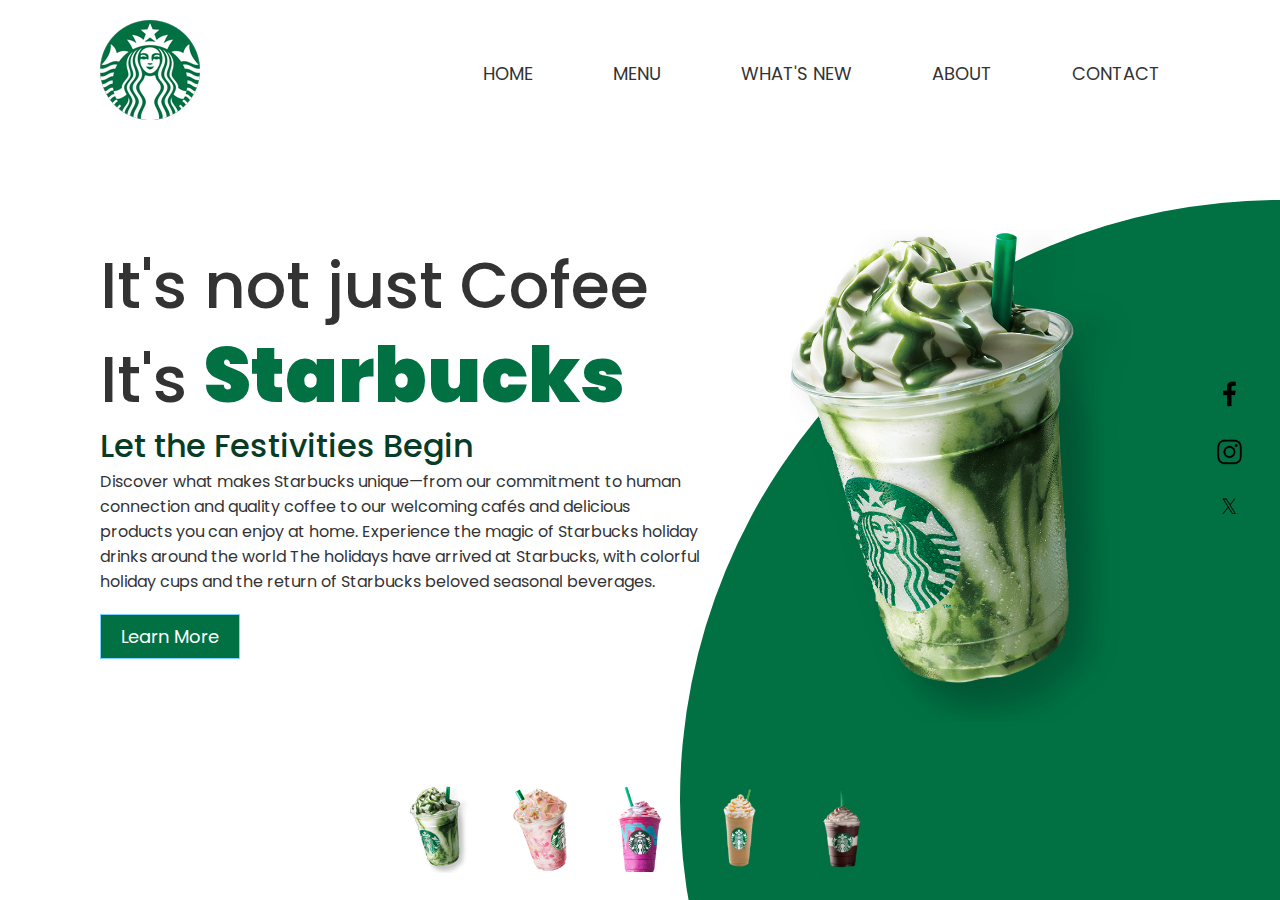
<file: Level 1/Landing Page/index.html>
<!DOCTYPE html>
<html lang="en">
<head>
    <meta charset="UTF-8">
    <meta name="viewport" content="width=device-width, initial-scale=1.0">
    <title>Starbucks Website Landing Page</title>
    <link rel="stylesheet" href="./assets/css/style.css">
</head>
<body>
    <section>
        <div class="circle"></div>
        <header>
            <a href="#" class="logo"><img src="./assets/images/logo.png"></a>
            <ul>
                <li><a href="#">HOME</a></li>
                <li><a href="#">MENU</a></li>
                <li><a href="#">WHAT'S NEW</a></li>
                <li><a href="#">ABOUT</a></li>
                <li><a href="#">CONTACT</a></li>
            </ul>
        </header>
        <div class="content">
          <div class="textbox">
            <h2>It's not just Cofee<br>It's <span>Starbucks</span></h2>
            <h1>Let the Festivities Begin</h1>

            <p> Discover what makes Starbucks unique—from our commitment to human connection and quality coffee to our welcoming cafés and delicious products you can enjoy at home.
                Experience the magic of Starbucks holiday drinks around the world
                The holidays have arrived at Starbucks, with colorful holiday cups and the return of Starbucks beloved seasonal beverages.   
            </p>
            <a href="#">Learn More</a>
            </div>
            <div class="imgBox">
                <img src="./assets/images/img1.png" class="starbucks" alt="">  
            </div>
              
        </div>
            <ul class="thumb">
                <li><img src="./assets/images/thumb1.png" onclick="imgSlider('./assets/images/img1.png');changeCircleColor('#017143')"></li>
                <li><img src="./assets/images/thumb2.png" onclick="imgSlider('./assets/images/img2.png');changeCircleColor('#eb7495')"></li>
                <li><img src="./assets/images/thumb3.png" onclick="imgSlider('./assets/images/img3.png');changeCircleColor('#d752b1')"></li>
                <li><img src="./assets/images/thumb4.png" onclick="imgSlider('./assets/images/img4.png');changeCircleColor('#AD8B65')"></li>
                <li><img src="./assets/images/thumb5.png" onclick="imgSlider('./assets/images/img5.png');changeCircleColor('#2D251B')"></li>
                
            </ul>
            <ul class="sci">
                <li><a href="#"><img src="./assets/images/facebook.png"></a></li>
                <li><a href="#"><img src="./assets/images/instagram.png"></a></li>
                <li><a href="#"><img src="./assets/images/twitter.png"></a></li>    
            </ul>
    </section>
    <script  type="text/javascript">
        function imgSlider(anything) {
        document.querySelector('.starbucks').scr=anything;
     }
        function changeCircleColor(color) {
            const circle= document.querySelector('.circle');
            circle.style.backgroundColor= color;
        }

    </script>

</body>
</html>
</file>
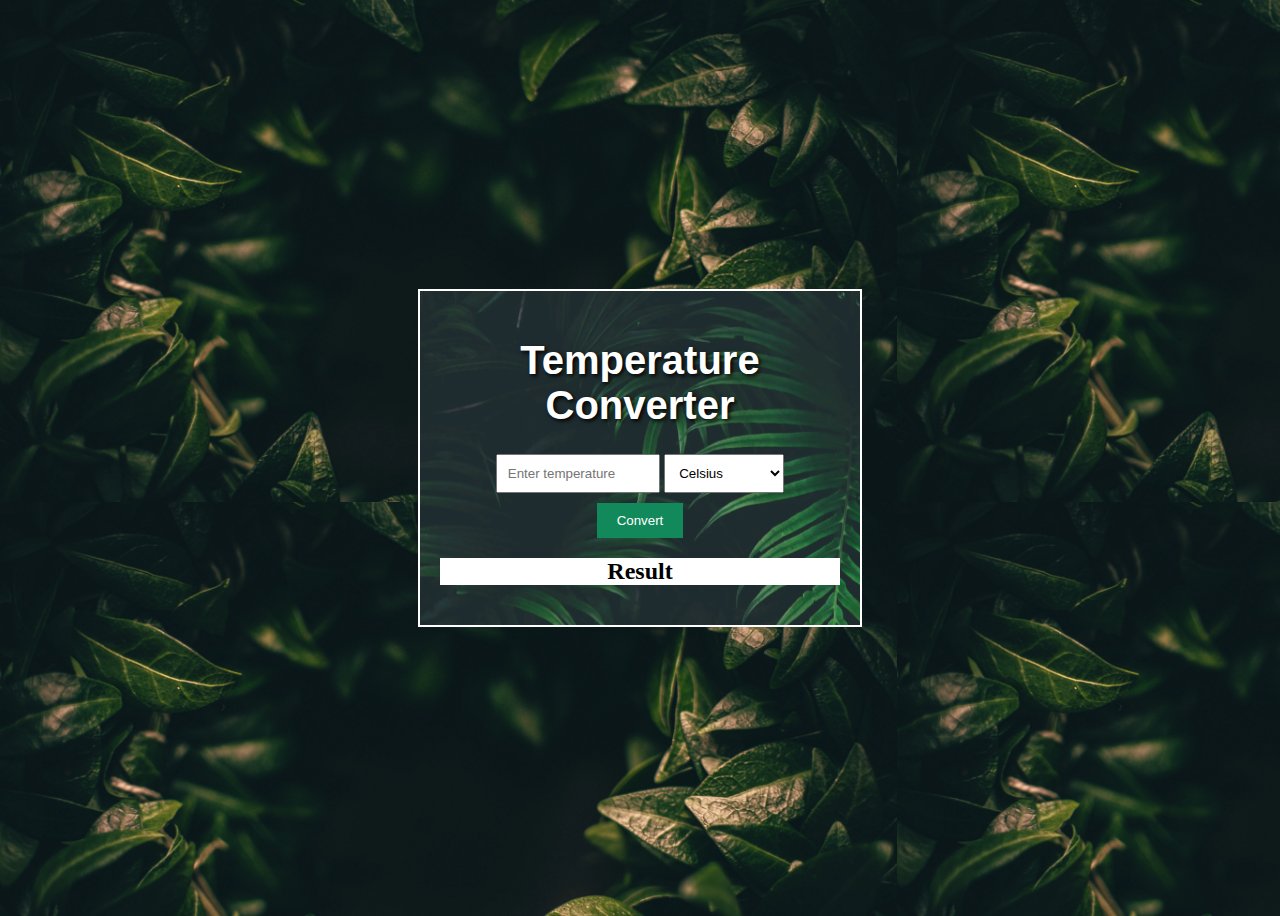
<file: Level 1/Temperature Converter/index.html>
<!DOCTYPE html>
<html>
<head>
  <title>Temperature Converter</title>
  <link rel="stylesheet" type="text/css" href="./assets/css/styles.css">
</head>

<body style="background-image: url('./assets/images/back1.png')" class="back1",height: 400px; width: 600px>
  <div class="container" style="background-image: url(./assets/images/back2.png);"> 
    <h1 class="main-h">Temperature Converter</h1>
    <div class="converter">
      <input type="number" id="inputTemperature" placeholder="Enter temperature">
      <select id="inputUnit">
        <option value="celsius">Celsius</option>
        <option value="fahrenheit">Fahrenheit</option>
        <option value="kelvin">Kelvin</option>
      </select>
      <br>
      <button onclick="convertTemperature()">Convert</button>
      <h2 class="result-h">Result <br></h2>
      <div id="result"></div>
    </div>
  </div>
  <script src="./assets/script/script.js"></script>

</body>
</html>
</file>
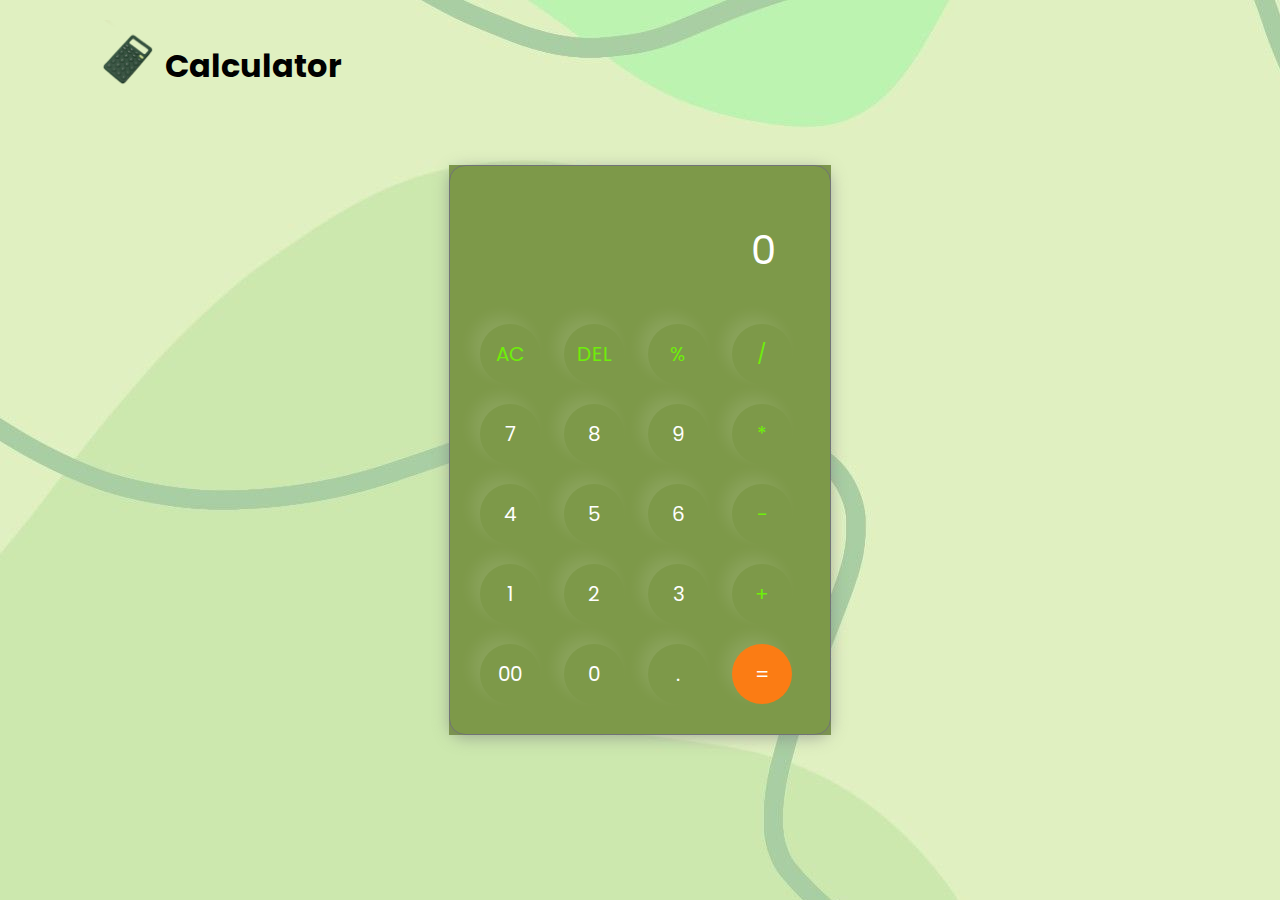
<file: Level 2/Calculator/index.html>
<!DOCTYPE html>
<html lang="en">
  <head>
    <meta charset="UTF-8" />
    <meta http-equiv="X-UA-Compatible" content="IE=edge" />
    <meta name="viewport" content="width=device-width, initial-scale=1.0" />
    <link rel="stylesheet" href="style.css" />
    <title>Calculator </title>
  </head>
  <body style="background-image: url('back1.jpg')" class="back1",height: 400px; width: 600px>
    <header class="site-header">
    <div class="imgBox">
      <img src="back3.png" class="back3" alt="">
      <h1><a href="#">Calculator</a></h1>
    </div>
  </header>
    <div class="container" style="background-image: url(back2.png);">
      <div class="calculator">
        <input type="text" id="inputBox" placeholder="0" />
        <div>
          <button class="button operator">AC</button>
          <button class="button operator">DEL</button>
          <button class="button operator">%</button>
          <button class="button operator">/</button>
        </div>
        <div>
          <button class="button">7</button>
          <button class="button">8</button>
          <button class="button">9</button>
          <button class="button operator">*</button>
        </div>
        <div>
          <button class="button">4</button>
          <button class="button">5</button>
          <button class="button">6</button>
          <button class="button operator">-</button>
        </div>
        <div>
          <button class="button">1</button>
          <button class="button">2</button>
          <button class="button">3</button>
          <button class="button operator">+</button>
        </div>

        <div>
          <button class="button">00</button>
          <button class="button">0</button>
          <button class="button">.</button>
          <button class="button equalBtn">=</button>
        </div>
      </div>
    </div>

    <script src="script.js"></script>
  </body>
</html>
</file>
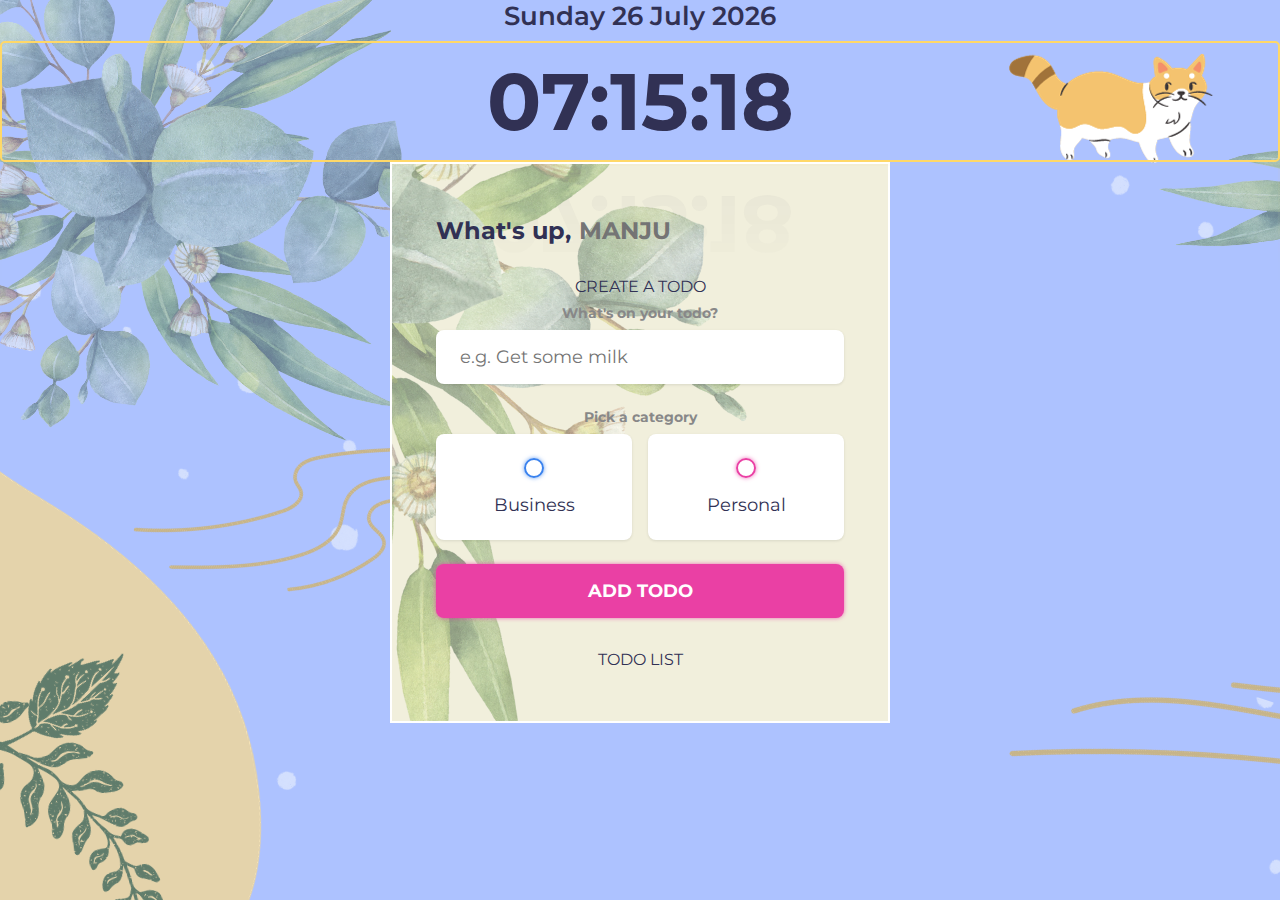
<file: Level 2/ToDoList/index.html>
<!DOCTYPE html>
<html lang="en">
<head>
	<meta charset="UTF-8" />
	<meta http-equiv="X-UA-Compatible" content="IE=edge" />
	<meta name="viewport" content="width=device-width, initial-scale=1.0" />
	<title>Todo List 2022 with LocalStorage</title>
	<!-- CSS Import -->
	<link rel="stylesheet" href="style.css" />
	<!-- End of CSS Import -->
	<!-- Fonts -->
	<link rel="preconnect" href="https://fonts.googleapis.com">
	<link rel="preconnect" href="https://fonts.gstatic.com" crossorigin>
	<link href="https://fonts.googleapis.com/css2?family=Fira+Sans:ital,wght@0,400;0,700;0,900;1,400&family=Montserrat:ital,wght@0,400;0,700;0,900;1,400&display=swap" rel="stylesheet">
	<!-- End of Fonts -->
</head>
<body style="background-image: url('images/i2.png')" class="back1">

    <div class="container">
        <div class="display-date">
          <span id="day">day</span>
          <span id="daynum">00</span>
          <span id="month">month</span>
          <span id="year">0000</span>
        </div>
        <div class="display-time"></div>
    </div>

    <div class="contain" style="background-image: url(./images/it3.png);">
	 <!-- App Wrapper -->
	<main class="app">
		<!-- Greeting -->
		<section class="greeting">
			<h2 class="title">
				What's up, <input type="text" id="name" placeholder="MANJU" />
			</h2>
		</section>
		<!-- End of Greeting -->
		
		<!-- New Todo -->
		<section class="create-todo">
			<h3>CREATE A TODO</h3>
			<form id="new-todo-form">
				<h4>What's on your todo?</h4>
				<input 
					type="text" 
					placeholder="e.g. Get some milk"
					name="content"
					id="content" />
                    
				<h4>Pick a category</h4>
				<div class="options">
					<label>
						<input type="radio" name="category" id="category1" value="business" /> 
						<span class="bubble business"></span>
						<div>Business</div>
					</label>
					<label>
						<input type="radio" name="category" id="category2" value="personal" />
						<span class="bubble personal"></span>
						<div>Personal</div>
					</label>
				</div>

				<input type="submit" value="Add todo" />
			</form>
		</section>
		<!-- End of New Todo -->

		<!-- Todo List -->
		<section class="todo-list">
			<h3>TODO LIST</h3>
			<div class="list" id="todo-list"></div>
		</section>
		<!-- End of Todo List -->
    
	</main>
	<!-- End of App Wrapper -->
    </div>

	<!-- JS Import -->
	<script src="script.js"></script>
	<!-- End of JS Import -->
</body>
</html>
</file>
<file: Level 1/Landing Page/assets/css/style.css>
@import url('https://fonts.googleapis.com/css?family=Poppins:200,300,400,500,600,700,800,900&display=swap');
*
{
    margin:0;
    padding:0;
    box-sizing: border-box;
    font-family: 'Poppins', sans-serif;
}
section
{
    position: relative;
    width: 100%;
    min-height: 100vh;
    padding: 100px;
    display: flex;
    justify-content: space-between;
    align-items: center;
    background: #fff;
}
header
{
    position: absolute;
    top: 0;
    left: 0;
    width: 100%;
    padding: 20px 100px;
    display: flex;
    justify-content: space-between;
    align-items: center;
}
header .logo
{
    position:relative;
    max-width: 80px;
}
header ul{
    position:relative;
    display: flex;
}
header ul li
{
    list-style: none;
}
header ul li a
{
   
    display: inline-block;
    padding: 10px 20px;
    color: #333;
    font-size: 18px;
    font-weight: 400;
    margin-left: 40px;
    text-decoration: none;
}
.content
{
    position: relative;
    width: 100%;
    display: flex;
    justify-content: space-between;
    align-items: center;
}
.content .textbox
{
 position: relative;
 max-width: 600px;
}
.content .textbox h1
{
    color: #073c26;
    font-size: l4em;
    line-height: 1.4em;
    font-weight: 500;
}

.content .textbox h2
{
    color: #333;
    font-size: 4em;
    line-height: 1.4em;
    font-weight: 500;
}
.content .textbox h2 span
{
    color: #017143;
    font-weight: 900;
    font-size: 1.2em;
}
.content .textbox p
{
    color: #333;
}
.content .textbox a
{
    display: inline-block;
    padding: 8px 20px;
    color: #fff;
    font-size: 18px;
    font-weight: 400;
    margin-top: 20px;
    text-decoration: none;
    background: #017143;
    border: 1px solid rgb(127, 210, 255);
}
.content .imgBox
{
    width: 600px;
    display: flex;
    justify-content: flex-end;
    padding-right: 50px;
    margin-top: 50px;
}
.content .imgBox img
{
    max-width: 340px;
}
.thumb
{
    position: absolute;
    left: 50%;
    bottom: 20px;
    transform: translateX(-50%);
    display: flex;
    
}
.thumb li
{
    list-style: none;
    display: inline-block;
    margin: 0 20px;
    cursor: pointer;
    transition: 0.5s;
}
.thumb li:hover
{
    transform: translateY(-15px);
}
.thumb li img
{
    max-width: 60px;
}
.sci
{
    position: absolute;
    right: 30px;
    top: 50%;
    transform: translateY(-50%);
    display: flex;
    justify-content: center;
    align-items: center;
    flex-direction: column;
}
.sci li{
    list-style:none;
}
.sci li a
{
   display: inline-block;
   margin: 5px 0;
   transform: scale(0.6) ;
}
.circle
{
    position:absolute;
    top:0;
    left:0;
    width: 100%;
    height: 100%;
    background:#017143;
    clip-path: circle(600px at right 800px);

}
</file>
<file: Level 1/Temperature Converter/assets/css/styles.css>
body{
    display: flex;
    font-family:'Gill Sans', 'Gill Sans MT', Calibri, 'Trebuchet MS', sans-serif;
    min-height: 100vh;
    justify-content: center;
    align-items: center;
  }

  
.container {
    border: 2px solid white;
    max-width: 400px;
    margin: 0 auto;
    padding: 20px;
    text-align: center;
  
  }

.container .main-h{
    font-size: 40px;
    color: white;
    text-shadow: 2px 2px 4px #000000;
  }
  
.converter input {
    width: 35%;
    padding: 10px;
    margin-bottom: 10px;
  }
  
.converter select {
    width: 30%;
    padding: 10px;
    margin-bottom: 10px;
  }
  
.converter button {
    padding: 10px 20px;
    background-color: #12895a;
    color: white;
    border: none;
    cursor: pointer;
    transition: 0.3s;
  }
  
.converter button:hover {
    background-color: #0a5c32;
    transition: 0.3s;
  }
  
.result-h{
    text-align: center;
    font-family: 'Times New Roman', Times, serif;
    font-weight: bold;
    background-color:white;
  }
  
#result {
    font-size: 35px;
    margin-top: 10px;
    background-color: white;
  }
</file>
<file: Level 2/Calculator/style.css>
@import url('https://fonts.googleapis.com/css2?family=Poppins:wght@500&display=swap');

*{
    margin: 0;
    padding: 0;
    box-sizing: border-box;
    font-family: 'Poppins', sans-serif;
}

body{
    width: 100%;
    height: 100vh;
    display: flex;
    justify-content: center;
    align-items: center;
    background: linear-gradient(45deg, #0a0a0a, #3a4452);
}
header
{
    position:absolute;
    top: 0;
    left: 0;
    width: 100%;
    padding: 20px 100px;
    display: flex;
    justify-content: space-between;
    align-items: center;
}
header .back3
{
    position:relative;
    max-width: 55px;
    float: left;
    margin: 0 10px 0 0;
}
a {
    text-decoration: none;
    color: #000;
  }
.imgBox h1 {
    margin: .7em 0 .3em 0;
    display: inline-block;
  }
  
.calculator{
    border: 1px solid #717377;
    padding: 20px;
    border-radius: 16px;
    background: transparent;
    box-shadow: 0px 3px 15px rgba(113, 115, 119, 0.5);

}

input{
    width: 320px;
    border: none;
    padding: 24px;
    margin: 10px;
    background: transparent;
    box-shadow: 0px 3px 15px rgbs(84, 84, 84, 0.1);
    font-size: 40px;
    text-align: right;
    cursor: pointer;
    color: #ffffff;
}

input::placeholder{
    color: #ffffff;
}

button{
    border: none;
    width: 60px;
    height: 60px;
    margin: 10px;
    border-radius: 50%;
    background: transparent;
    color: #ffffff;
    font-size: 20px;
    box-shadow: -8px -8px 15px rgba(255, 255, 255, 0.1);
    cursor: pointer;
}

.equalBtn{
    background-color: #fb7c14;
}

.operator{
    color: #6dee0a;
}
</file>
<file: Level 2/ToDoList/style.css>
/* Variables */
:root {
	--primary: #EA40A4;
	--business: #3a82ee;
	--personal: var(--primary);
	--light: #EEE;
	--grey: #888;
	--dark: #313154;
	--danger: #ff5b57;

	--shadow: 0 1px 3px rgba(0, 0, 0, 0.1);

	--business-glow: 0px 0px 4px rgba(58, 130, 238, 0.75);
	--personal-glow: 0px 0px 4px rgba(234, 64, 164, 0.75);
}
/* End of Variables */

/* Resets */
* {
	margin: 0;
	padding: 0;
	box-sizing: border-box;
	font-family: 'montserrat', sans-serif;
}

input:not([type="radio"]):not([type="checkbox"]), button {
	appearance: none;
	border: none;
	outline: none;
	background: none;
	cursor: initial;
}
/* End of Resets */

body {
	background: var(--light);
	color: var(--dark);
}
.display-date {
    text-align: center;
    margin-bottom: 10px;
    font-size: 1.6rem;
    font-weight: 600;
  }
  
  .display-time {
    display: flex;
    text-align:center ;
    font-size: 5rem;
    font-weight: bold;
    border: 2px solid #ffd868;
    padding: 10px 20px;
    border-radius: 5px;
    transition: ease-in-out 0.1s;
    transition-property: background, box-shadow, color;
    -webkit-box-reflect: below 2px
      linear-gradient(transparent, rgba(255, 255, 255, 0.05));
    justify-content: center;
    align-items: center;
  }
  
  .display-time:hover {
    background: #ffd868;
    box-shadow: 0 0 30px#ffd868;
    color: #272727;
    cursor: pointer;
  }
  .contain {
    border: 2px solid white;
    max-width: 500px;
    margin: 0 auto;
    padding: 20px;
    text-align: center;
    
  
  } 


section {
	margin-top: 2rem;
	margin-bottom: 2rem;
	padding-left: 1.5rem;
	padding-right: 1.5rem;
}

h3 {
	color: var(--dark);
	font-size: 1rem;
	font-weight: 400;
	margin-bottom: 0.5rem;
}

h4 {
	color: var(--grey);
	font-size: 0.875rem;
	font-weight: 700;
	margin-bottom: 0.5rem;
}

.greeting .title {
	display: flex;
}

.greeting .title input {
	margin-left: 0.5rem;
	flex: 1 1 0%;
	min-width: 0;
}

.greeting .title, 
.greeting .title input {
	color: var(--dark);
	font-size: 1.5rem;
	font-weight: 700;
}

.create-todo input[type="text"] {
	display: block;
	width: 100%;
	font-size: 1.125rem;
	padding: 1rem 1.5rem;
	color: var(--dark);
	background-color: #FFF;
	border-radius: 0.5rem;
	box-shadow: var(--shadow);
	margin-bottom: 1.5rem;
}

.create-todo .options {
	display: grid;
	grid-template-columns: repeat(2, 1fr);
	grid-gap: 1rem;
	margin-bottom: 1.5rem;
}

.create-todo .options label {
	display: flex;
	flex-direction: column;
	align-items: center;
	justify-content: center;
	background-color: #FFF;
	padding: 1.5rem;
	box-shadow: var(--shadow);
	border-radius: 0.5rem;
	cursor: pointer;
}



input[type="radio"],
input[type="checkbox"] {
	display: none;
}

.bubble {
	display: flex;
	align-items: center;
	justify-content: center;
	width: 20px;
	height: 20px;
	border-radius: 999px;
	border: 2px solid var(--business);
	box-shadow: var(--business-glow);
}

.bubble.personal {
	border-color: var(--personal);
	box-shadow: var(--personal-glow);
}

.bubble::after {
	content: '';
	display: block;
	opacity: 0;
	width: 0px;
	height: 0px;
	background-color: var(--business);
	box-shadow: var(--business-glow);
	border-radius: 999px;
	transition: 0.2s ease-in-out;
}

.bubble.personal::after {
	background-color: var(--personal);
	box-shadow: var(--personal-glow);
}

input:checked ~ .bubble::after {
	width: 10px;
	height: 10px;
	opacity: 1;
}

.create-todo .options label div {
	color: var(--dark);
	font-size: 1.125rem;
	margin-top: 1rem;
}

.create-todo input[type="submit"] {
	display: block;
	width: 100%;
	font-size: 1.125rem;
	padding: 1rem 1.5rem;
	color: #FFF;
	font-weight: 700;
	text-transform: uppercase;
	background-color: var(--primary);
	box-shadow: var(--personal-glow);
	border-radius: 0.5rem;
	cursor: pointer;
	transition: 0.2s ease-out;
}

.create-todo input[type="submit"]:hover {
	opacity: 0.75;
}

.todo-list .list {
	margin: 1rem 0;
}

.todo-list .todo-item {
	display: flex;
	align-items: center;
	background-color: #FFF;
	padding: 1rem;
	border-radius: 0.5rem;
	box-shadow: var(--shadow);
	margin-bottom: 1rem;
}

.todo-item label {
	display: block;
	margin-right: 1rem;
	cursor: pointer;
}

.todo-item .todo-content {
	flex: 1 1 0%;
}

.todo-item .todo-content input {
	color: var(--dark);
	font-size: 1.125rem;
}

.todo-item .actions {
	display: flex;
	align-items: center;
}

.todo-item .actions button {
	display: block;
	padding: 0.5rem;
	border-radius: 0.25rem;
	color: #FFF;
	cursor: pointer;
	transition: 0.2s ease-in-out;
}

.todo-item .actions button:hover {
	opacity: 0.75;
}

.todo-item .actions .edit {
	margin-right: 0.5rem;
	background-color: var(--primary);
}

.todo-item .actions .delete {
	background-color: var(--danger);
}

.todo-item.done .todo-content input {
	text-decoration: line-through;
	color: var(--grey);
}
</file>
